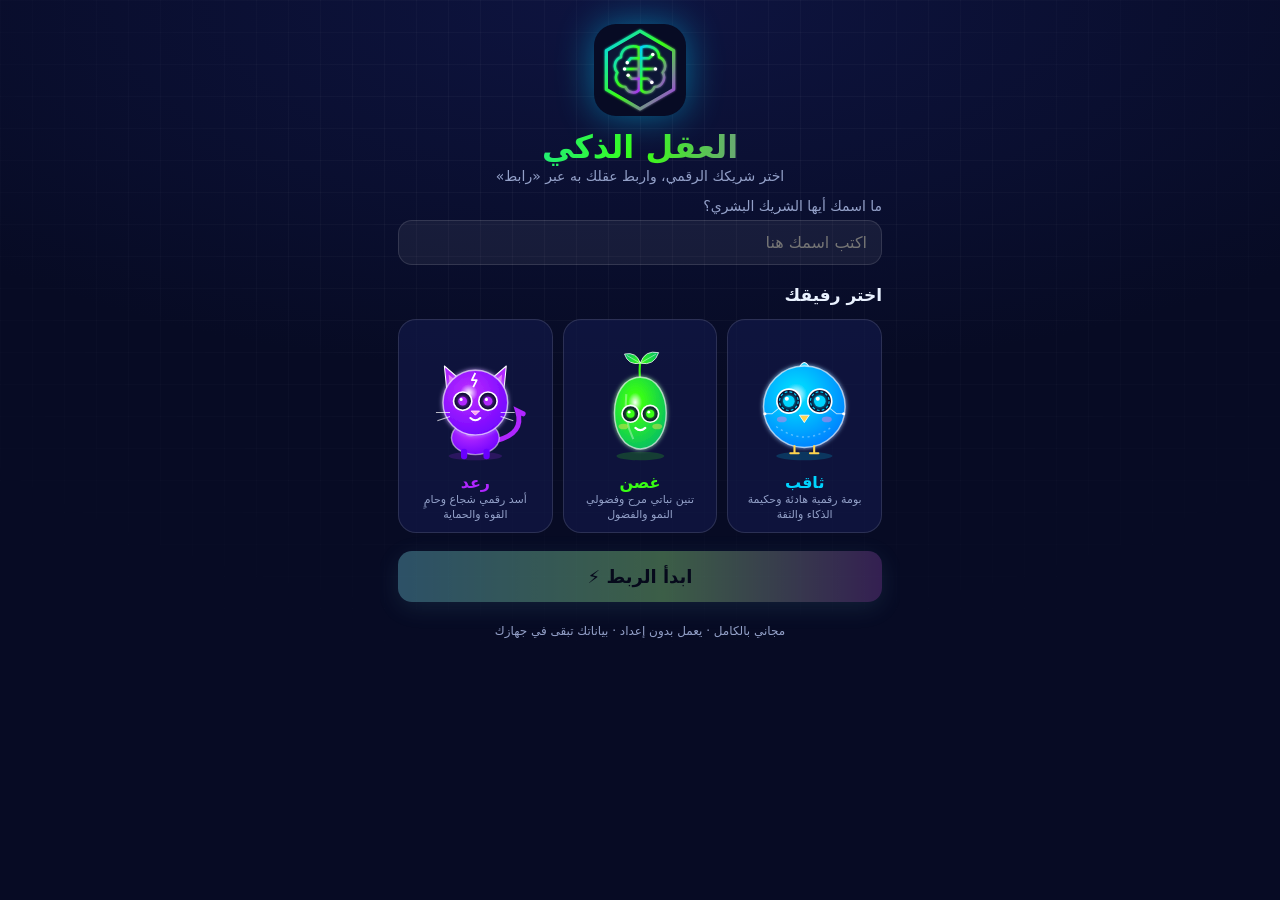
<file: index.html>
<!doctype html>
<html lang="ar" dir="rtl">
<head>
  <meta charset="utf-8">
  <meta name="viewport" content="width=device-width, initial-scale=1, viewport-fit=cover, interactive-widget=resizes-content">
  <meta name="theme-color" content="#070B24">
  <meta name="description" content="العقل الذكي — رفيقك الرقمي العربي الذكي">
  <meta name="apple-mobile-web-app-capable" content="yes">
  <meta name="apple-mobile-web-app-status-bar-style" content="black-translucent">
  <title>العقل الذكي</title>
  <link rel="manifest" href="manifest.webmanifest">
  <link rel="icon" href="icons/logo.svg" type="image/svg+xml">
  <link rel="apple-touch-icon" href="icons/icon-192.png">
  <link rel="stylesheet" href="css/style.css">
</head>
<body>
  <div class="bg-grid" aria-hidden="true"></div>

  <!-- شاشة البداية -->
  <section id="onboard" class="screen">
    <header class="brand">
      <img src="icons/logo.svg" alt="" class="logo">
      <h1>العقل الذكي</h1>
      <p class="tag">اختر شريكك الرقمي، واربط عقلك به عبر «رابط»</p>
    </header>
    <label class="field">
      <span>ما اسمك أيها الشريك البشري؟</span>
      <input id="nameInput" type="text" maxlength="24" placeholder="اكتب اسمك هنا" autocomplete="given-name">
    </label>
    <h2 class="sub">اختر رفيقك</h2>
    <div id="cards" class="cards"></div>
    <button id="startBtn" class="btn primary" disabled>ابدأ الربط ⚡</button>
    <p class="fine">مجاني بالكامل · يعمل بدون إعداد · بياناتك تبقى في جهازك</p>
  </section>

  <!-- شاشة المحادثة -->
  <section id="chat" class="screen hidden">
    <div class="topbar">
      <button id="settingsBtn" class="icon-btn" aria-label="الإعدادات">⚙️</button>
      <div class="title"><img src="icons/logo.svg" alt="" class="mini-logo"><span>العقل الذكي</span></div>
      <button id="voiceToggle" class="icon-btn" aria-label="تشغيل/إيقاف الصوت">🔊</button>
    </div>

    <!-- جهاز «رابط» -->
    <div class="rabit" id="rabit">
      <div class="strap"></div>
      <div class="hud-side right">
        <div class="hud-label">الرابطة</div>
        <div class="hud-val" id="bondVal">0</div>
        <div class="hud-label small" id="streakVal">🔥 1</div>
      </div>
      <div class="hex-wrap">
        <svg class="hex-frame" viewBox="0 0 220 240" aria-hidden="true">
          <polygon class="hex-bg" points="110,6 212,64 212,176 110,234 8,176 8,64"/>
          <polygon class="hex-track" points="110,6 212,64 212,176 110,234 8,176 8,64" pathLength="100"/>
          <polygon class="hex-prog" id="hexProg" points="110,6 212,64 212,176 110,234 8,176 8,64" pathLength="100"/>
        </svg>
        <div id="avatarHost" class="avatar-host" title="اضغط لتلاعبني"></div>
        <div class="evo-flash" id="evoFlash"></div>
      </div>
      <div class="hud-side left">
        <div class="hud-label">التطور</div>
        <div class="hud-val" id="evoVal">0%</div>
        <div class="evo-bar"><i id="evoBar"></i></div>
      </div>
      <div class="hud-name"><span id="stageName">—</span> <em id="moodTxt">هادئ</em></div>
    </div>

    <div id="messages" class="messages" aria-live="polite"></div>

    <form id="composer" class="composer" autocomplete="off">
      <button type="button" id="micBtn" class="icon-btn mic" aria-label="تحدث">🎤</button>
      <input id="msgInput" type="text" placeholder="اكتب رسالتك…" enterkeyhint="send">
      <button type="submit" id="sendBtn" class="icon-btn send" aria-label="إرسال">➤</button>
    </form>
  </section>

  <!-- الإعدادات -->
  <section id="settings" class="sheet hidden" role="dialog" aria-label="الإعدادات">
    <div class="sheet-inner">
      <div class="sheet-head"><h2>الإعدادات</h2><button id="closeSettings" class="icon-btn" aria-label="إغلاق">✕</button></div>

      <div class="group">
        <h3>الشريك</h3>
        <label class="field"><span>اسمك</span><input id="setName" type="text" maxlength="24"></label>
        <div id="setCards" class="cards mini"></div>
      </div>

      <div class="group">
        <h3>الصوت</h3>
        <label class="switch"><input type="checkbox" id="setVoice"><span>قراءة الردود بصوت الشخصية</span></label>
        <p class="hint" id="voiceInfo"></p>
        <button class="btn" id="testVoice" type="button">🔈 تجربة الصوت</button>
      </div>

      <div class="group">
        <h3>الذكاء الاصطناعي</h3>
        <p class="hint">يعمل التطبيق مجاناً بدماغ تجريبي بدون إنترنت. لإجابات أذكى، أضف مفتاح Google Gemini المجاني الخاص بك (يُحفظ في جهازك فقط).</p>
        <label class="field"><span>مفتاح Gemini API</span><input id="setKey" type="password" placeholder="AIza…" autocomplete="off"></label>
        <label class="field"><span>النموذج</span><select id="setModel"></select></label>
        <p class="hint">احصل على مفتاح مجاني من <a href="https://aistudio.google.com/apikey" target="_blank" rel="noopener">Google AI Studio</a>.</p>
        <button class="btn" id="testKey" type="button">اختبار المفتاح</button>
        <p class="hint" id="keyStatus"></p>
      </div>

      <div class="group">
        <h3>التطور</h3>
        <p class="hint" id="evoInfo"></p>
        <button class="btn" id="testEvo" type="button">🧬 اختبار التطور</button>
        <button class="btn" id="addPts" type="button">+10 نقاط رابطة</button>
      </div>

      <div class="group">
        <button class="btn danger" id="resetAll" type="button">إعادة ضبط كل شيء</button>
        <p class="fine">العقل الذكي · نسخة MVP 0.1 · شخصيات أصلية</p>
      </div>
    </div>
  </section>

  <div id="toast" class="toast hidden"></div>

  <script src="js/characters.js"></script>
  <script src="js/avatar.js"></script>
  <script src="js/evolution.js"></script>
  <script src="js/voice.js"></script>
  <script src="js/ai.js"></script>
  <script src="js/app.js"></script>
</body>
</html>
</file>
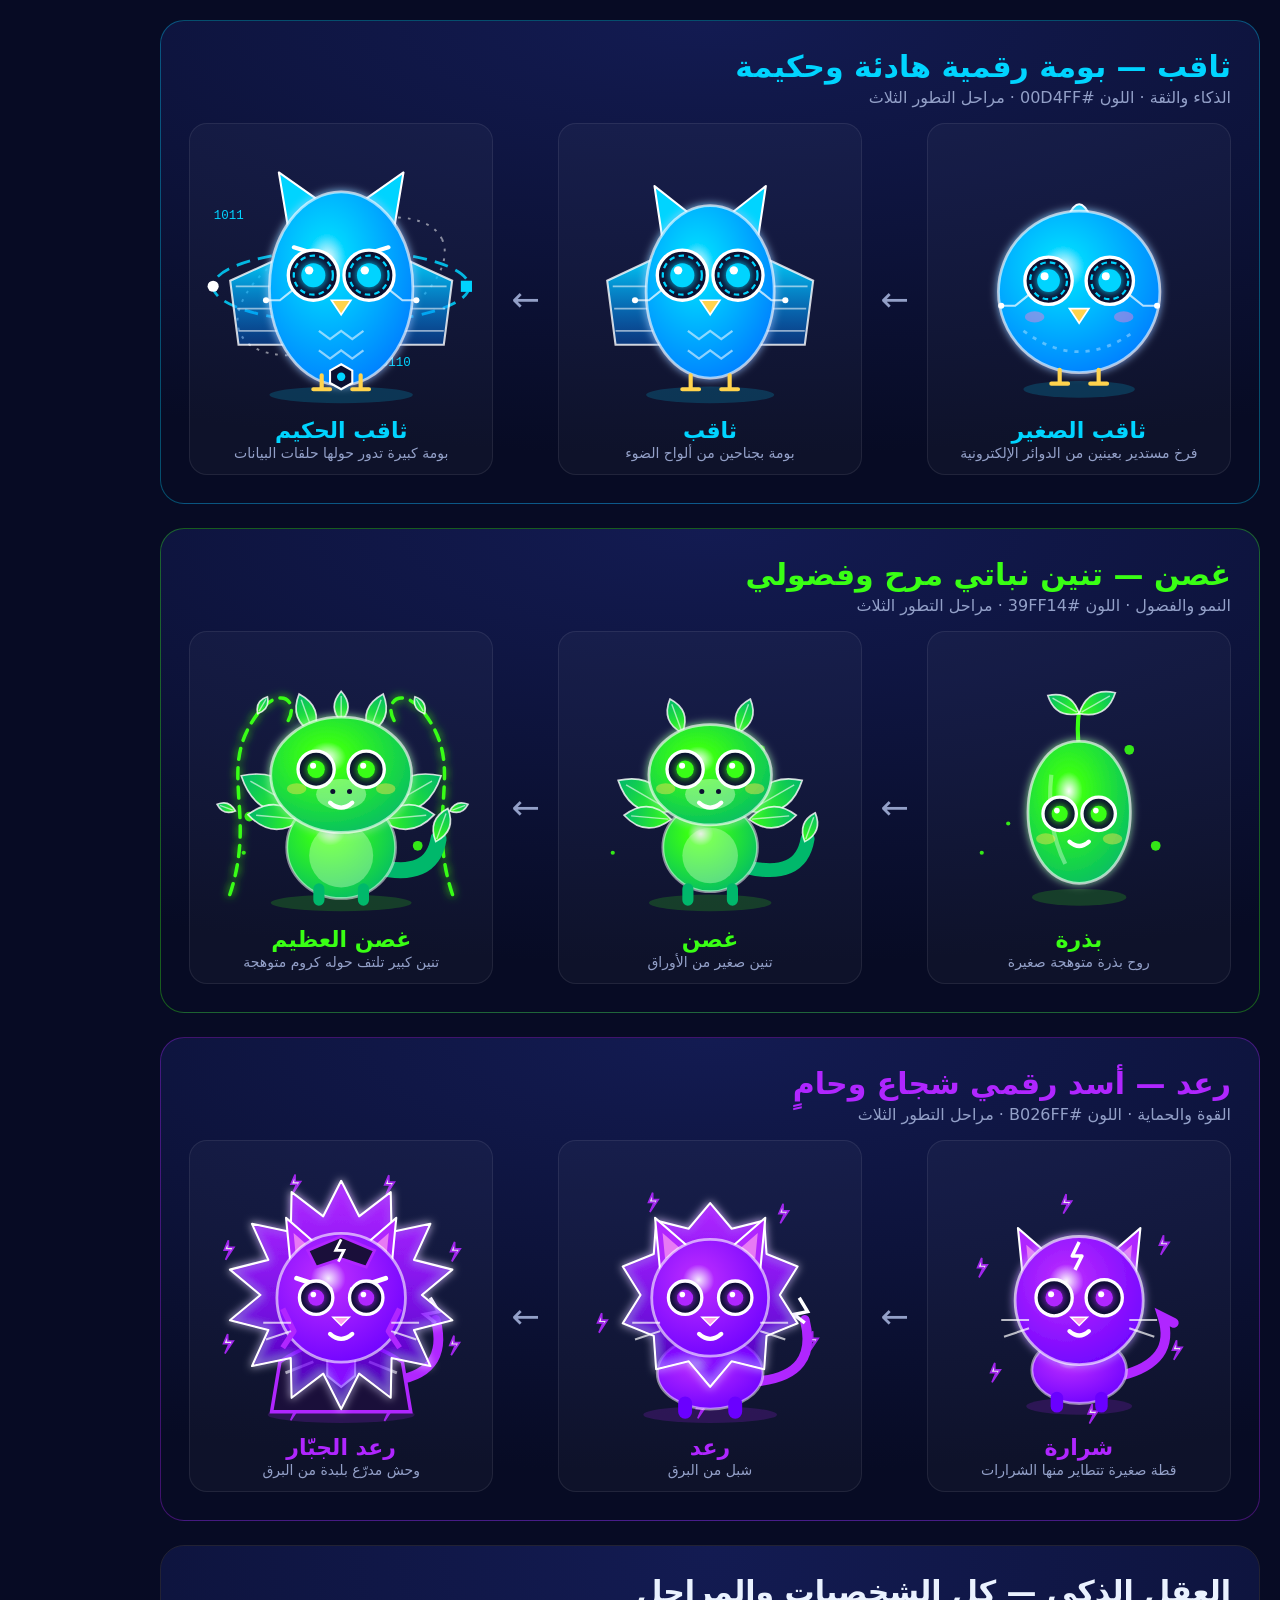
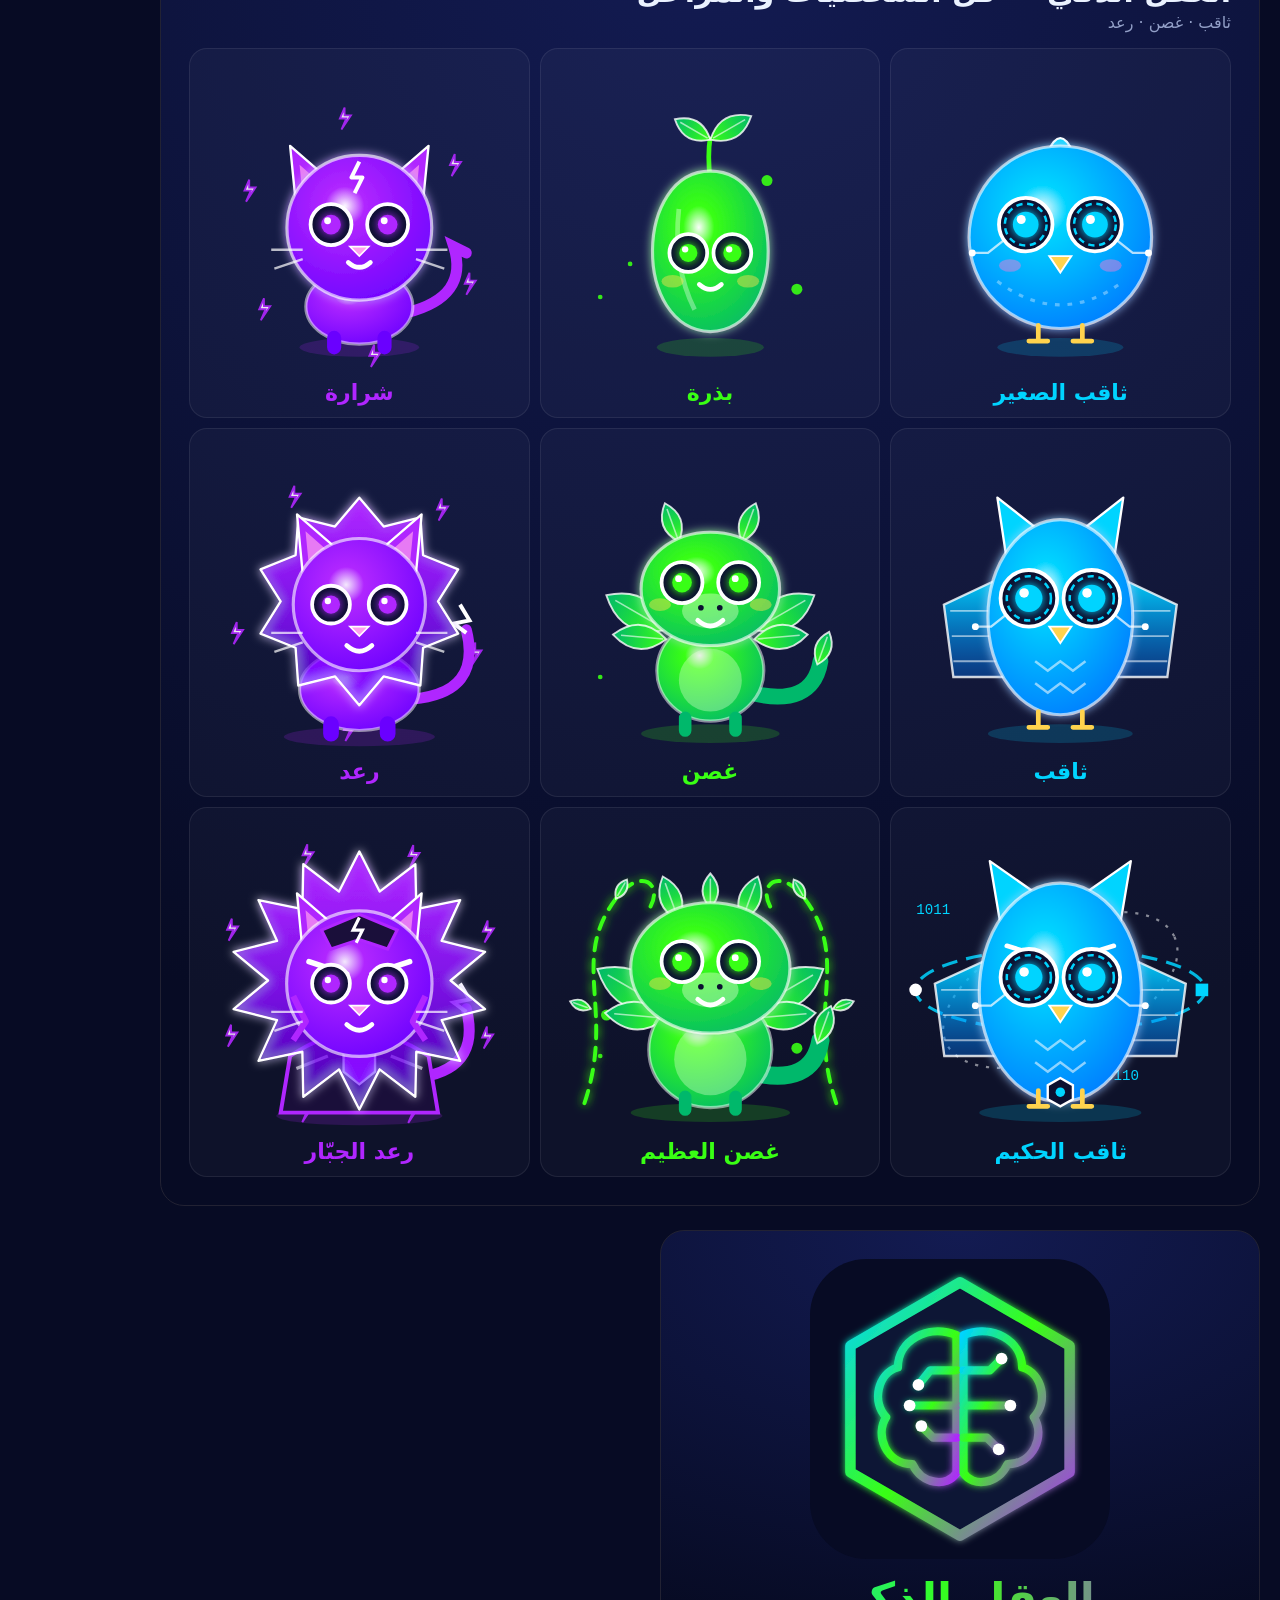
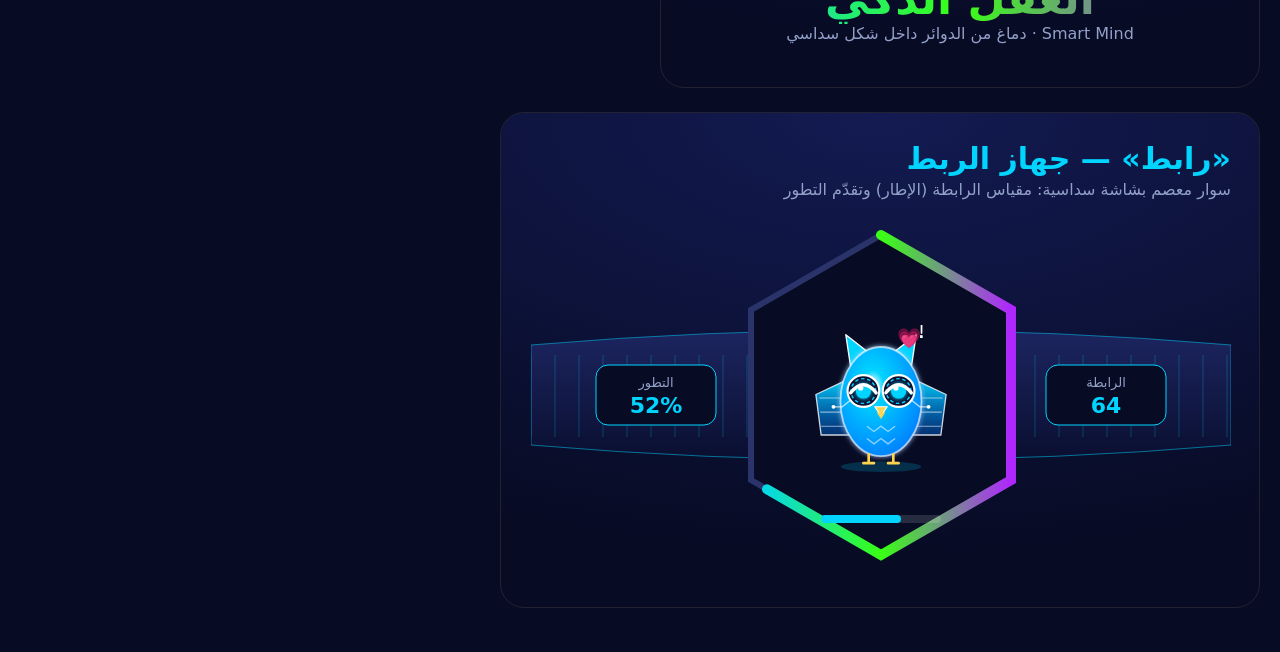
<file: tools/sheet.html>
<!doctype html><html lang="ar" dir="rtl"><head><meta charset="utf-8"><link rel="stylesheet" href="../css/style.css">
<style>html,body{height:auto!important;overflow:visible!important}body{padding:20px;background:#070B24}.sheet2{width:1100px;padding:28px;border-radius:24px;background:radial-gradient(120% 90% at 50% 0%,#131b52,#070B24);border:1px solid #223;margin-bottom:24px}
.sheet2 h2{margin:0 0 4px;font-size:30px}.sheet2 p{margin:0 0 16px;color:#93A0C8}.row{display:flex;gap:18px;align-items:flex-end}.st{flex:1;text-align:center;background:rgba(255,255,255,.03);border:1px solid rgba(255,255,255,.08);border-radius:18px;padding:12px}
.st svg{width:100%;height:auto}.st b{font-size:22px;display:block}.st small{color:#93A0C8;font-size:14px}.arrow{font-size:34px;color:#93A0C8;align-self:center}
.all{display:grid;grid-template-columns:repeat(3,1fr);gap:10px}.all .st svg{width:100%}#logo{width:600px;text-align:center}#logo img{width:300px}#logo h1{font-size:44px;margin:10px 0 0;background:linear-gradient(90deg,#00D4FF,#39FF14,#B026FF);-webkit-background-clip:text;color:transparent}
#device{width:760px}</style></head><body>
<div id="out"></div>
<script src="../js/characters.js"></script><script src="../js/avatar.js"></script>
<script>
const out=document.getElementById('out');let h='';
for(const id of SM.ORDER){const c=SM.CHARACTERS[id];
h+=`<div class="sheet2" id="sheet-${id}" style="border-color:${c.color}55"><h2 style="color:${c.color}">${c.stages[1]} — ${c.kind}</h2><p>${c.trait} · اللون ${c.color} · مراحل التطور الثلاث</p><div class="row">`;
c.stages.forEach((s,i)=>{h+=(i?'<div class="arrow">←</div>':'')+`<div class="st">${SM.avatarSVG(id,i,{static:true})}<b style="color:${c.color}">${s}</b><small>${c.stageDesc[i]}</small></div>`});h+='</div></div>';}
h+=`<div class="sheet2" id="sheet-all"><h2>العقل الذكي — كل الشخصيات والمراحل</h2><p>ثاقب · غصن · رعد</p><div class="all">`;
for(let s=0;s<3;s++)for(const id of SM.ORDER){const c=SM.CHARACTERS[id];h+=`<div class="st">${SM.avatarSVG(id,s,{static:true})}<b style="color:${c.color}">${c.stages[s]}</b></div>`}
h+='</div></div>';
h+=`<div class="sheet2" id="logo"><img src="../icons/logo.svg"><h1>العقل الذكي</h1><p>Smart Mind · دماغ من الدوائر داخل شكل سداسي</p></div>`;
out.innerHTML=h;
</script>
<div class="sheet2" id="device"><h2 style="color:#00D4FF">«رابط» — جهاز الربط</h2><p>سوار معصم بشاشة سداسية: مقياس الرابطة (الإطار) وتقدّم التطور</p>
<svg viewBox="0 0 700 360" width="700">
<defs><linearGradient id="st" x1="0" x2="0" y1="0" y2="1"><stop offset="0" stop-color="#1c2560"/><stop offset="1" stop-color="#0a0f30"/></linearGradient>
<linearGradient id="lgd" x1="0" x2="1"><stop offset="0" stop-color="#00D4FF"/><stop offset=".5" stop-color="#39FF14"/><stop offset="1" stop-color="#B026FF"/></linearGradient></defs>
<path d="M0 130 Q350 100 700 130 V230 Q350 260 0 230Z" fill="url(#st)" stroke="#00D4FF" stroke-opacity=".5"/>
<g stroke="#00D4FF" stroke-opacity=".25"><line x1="0" y1="140" x2="0" y2="222"/><line x1="24" y1="140" x2="24" y2="222"/><line x1="48" y1="140" x2="48" y2="222"/><line x1="72" y1="140" x2="72" y2="222"/><line x1="96" y1="140" x2="96" y2="222"/><line x1="120" y1="140" x2="120" y2="222"/><line x1="144" y1="140" x2="144" y2="222"/><line x1="168" y1="140" x2="168" y2="222"/><line x1="192" y1="140" x2="192" y2="222"/><line x1="216" y1="140" x2="216" y2="222"/><line x1="240" y1="140" x2="240" y2="222"/><line x1="264" y1="140" x2="264" y2="222"/><line x1="288" y1="140" x2="288" y2="222"/><line x1="312" y1="140" x2="312" y2="222"/><line x1="336" y1="140" x2="336" y2="222"/><line x1="360" y1="140" x2="360" y2="222"/><line x1="384" y1="140" x2="384" y2="222"/><line x1="408" y1="140" x2="408" y2="222"/><line x1="432" y1="140" x2="432" y2="222"/><line x1="456" y1="140" x2="456" y2="222"/><line x1="480" y1="140" x2="480" y2="222"/><line x1="504" y1="140" x2="504" y2="222"/><line x1="528" y1="140" x2="528" y2="222"/><line x1="552" y1="140" x2="552" y2="222"/><line x1="576" y1="140" x2="576" y2="222"/><line x1="600" y1="140" x2="600" y2="222"/><line x1="624" y1="140" x2="624" y2="222"/><line x1="648" y1="140" x2="648" y2="222"/><line x1="672" y1="140" x2="672" y2="222"/><line x1="696" y1="140" x2="696" y2="222"/></g>
<polygon points="350,20 480,95 480,265 350,340 220,265 220,95" fill="#070B24" stroke="#2a336a" stroke-width="6"/>
<polygon points="350,20 480,95 480,265 350,340 220,265 220,95" fill="none" stroke="url(#lgd)" stroke-width="10" pathLength="100" stroke-dasharray="64 100" stroke-linecap="round"/>
<g transform="translate(262 88) scale(0.88)" id="devav"></g>
<rect x="290" y="300" width="120" height="8" rx="4" fill="#ffffff22"/><rect x="290" y="300" width="80" height="8" rx="4" fill="#00D4FF"/>
<rect x="515" y="150" width="120" height="60" rx="12" fill="#070B24" stroke="#00D4FF"/><text x="575" y="172" fill="#93A0C8" font-size="13" text-anchor="middle">الرابطة</text><text x="575" y="198" fill="#00D4FF" font-size="22" font-weight="800" text-anchor="middle">64</text>
<rect x="65" y="150" width="120" height="60" rx="12" fill="#070B24" stroke="#00D4FF"/><text x="125" y="172" fill="#93A0C8" font-size="13" text-anchor="middle">التطور</text><text x="125" y="198" fill="#00D4FF" font-size="22" font-weight="800" text-anchor="middle">52%</text>
</svg>
<script>document.getElementById('devav').innerHTML=SM.avatarSVG('thaqib',1,{static:true}).replace(/^<svg[^>]*>/,'').replace(/<\/svg>\s*$/,'')</script>
</div></body></html>
</file>
<file: css/style.css>
/* العقل الذكي — الأنماط */
:root {
  --bg: #070B24; --bg2: #0E1440; --panel: rgba(20, 28, 80, .55); --line: rgba(255,255,255,.12);
  --txt: #EAF2FF; --muted: #93A0C8;
  --accent: #00D4FF; --accent2: #0077FF; --glow: rgba(0,212,255,.5);
  --safe-b: env(safe-area-inset-bottom, 0px);
}
* { box-sizing: border-box; -webkit-tap-highlight-color: transparent; }
html, body { margin: 0; height: 100%; }
body {
  font-family: "Noto Sans Arabic", "Tajawal", "Segoe UI", system-ui, sans-serif;
  background: radial-gradient(120% 70% at 50% 0%, var(--bg2), var(--bg) 60%); color: var(--txt);
  overflow: hidden; transition: --accent .4s;
}
.bg-grid { position: fixed; inset: 0; pointer-events: none; opacity: .35;
  background-image: linear-gradient(var(--line) 1px, transparent 1px), linear-gradient(90deg, var(--line) 1px, transparent 1px);
  background-size: 32px 32px; mask-image: radial-gradient(80% 60% at 50% 20%, #000, transparent); }
.hidden { display: none !important; }
.screen { position: relative; height: 100dvh; max-width: 520px; margin: 0 auto; display: flex; flex-direction: column; }
button, input, select { font: inherit; color: inherit; }
a { color: var(--accent); }

/* ===== Onboarding ===== */
#onboard { overflow-y: auto; padding: 24px 18px calc(24px + var(--safe-b)); gap: 14px; }
.brand { text-align: center; }
.logo { width: 92px; height: 92px; border-radius: 22px; filter: drop-shadow(0 0 18px rgba(0,212,255,.45)); animation: float 4s ease-in-out infinite; }
.brand h1 { margin: 8px 0 2px; font-size: 32px; background: linear-gradient(90deg, #00D4FF, #39FF14, #B026FF); -webkit-background-clip: text; background-clip: text; color: transparent; }
.tag { margin: 0; color: var(--muted); font-size: 14px; }
.sub { margin: 6px 0 0; font-size: 17px; }
.field { display: flex; flex-direction: column; gap: 6px; font-size: 14px; color: var(--muted); }
.field input, .field select { background: rgba(255,255,255,.06); border: 1px solid var(--line); border-radius: 14px; padding: 12px 14px; color: var(--txt); font-size: 16px; outline: none; }
.field input:focus, .field select:focus { border-color: var(--accent); box-shadow: 0 0 0 3px var(--glow); }
.field select option { background: var(--bg2); }
.cards { display: grid; grid-template-columns: repeat(3, 1fr); gap: 10px; }
.card { position: relative; border: 1.5px solid var(--line); border-radius: 18px; background: var(--panel); padding: 8px 6px 10px; text-align: center; cursor: pointer; transition: transform .2s, border-color .2s, box-shadow .2s; }
.card .sm-avatar { width: 100%; height: auto; aspect-ratio: 1; }
.card b { display: block; font-size: 16px; }
.card small { display: block; color: var(--muted); font-size: 11px; line-height: 1.4; }
.card.sel { border-color: var(--c); box-shadow: 0 0 18px var(--cg), inset 0 0 22px var(--cg); transform: translateY(-3px); }
.card.sel::after { content: "✓"; position: absolute; top: 6px; left: 8px; width: 22px; height: 22px; border-radius: 50%; background: var(--c); color: #000; font-weight: 700; font-size: 13px; line-height: 22px; }
.cards.mini .card { padding: 4px; } .cards.mini small { display: none; }
.btn { border: 1px solid var(--line); background: rgba(255,255,255,.07); border-radius: 14px; padding: 12px 16px; cursor: pointer; font-size: 15px; transition: .2s; margin: 4px 0; }
.btn:active { transform: scale(.97); }
.btn.primary { background: linear-gradient(90deg, #00D4FF, #39FF14 55%, #B026FF); color: #04081c; font-weight: 800; font-size: 18px; border: 0; padding: 15px; box-shadow: 0 6px 24px rgba(0,212,255,.3); }
.btn.primary:disabled { opacity: .4; filter: grayscale(.6); }
.btn.danger { border-color: #ff4d6d66; color: #ff8fa3; }
.fine { text-align: center; color: var(--muted); font-size: 12px; margin: 4px 0; }

/* ===== Chat ===== */
.topbar { display: flex; align-items: center; justify-content: space-between; padding: 10px 12px 0; }
.topbar .title { display: flex; align-items: center; gap: 8px; font-weight: 700; }
.mini-logo { width: 26px; height: 26px; border-radius: 7px; }
.icon-btn { width: 42px; height: 42px; border-radius: 50%; border: 1px solid var(--line); background: rgba(255,255,255,.06); cursor: pointer; font-size: 18px; display: grid; place-items: center; flex: none; }
.icon-btn:active { transform: scale(.92); }

.rabit { position: relative; display: grid; grid-template-columns: 1fr auto 1fr; align-items: center; padding: 4px 10px 26px; flex: none; }
.strap { position: absolute; left: 0; right: 0; top: 50%; height: 64px; transform: translateY(-62%);
  background: linear-gradient(180deg, #151c4a, #0b1030); border-block: 1px solid color-mix(in srgb, var(--accent) 45%, transparent);
  box-shadow: 0 0 24px color-mix(in srgb, var(--accent) 25%, transparent) inset; z-index: 0; }
.strap::before { content: ""; position: absolute; inset: 10px 0; background: repeating-linear-gradient(90deg, transparent 0 18px, color-mix(in srgb, var(--accent) 22%, transparent) 18px 20px); opacity: .5; }
.hex-wrap { position: relative; width: min(58vw, 230px); aspect-ratio: 220/240; z-index: 1; }
.hex-frame { position: absolute; inset: 0; width: 100%; height: 100%; overflow: visible; }
.hex-bg { fill: #070B24; stroke: #2a336a; stroke-width: 3; }
.hex-track { fill: none; stroke: rgba(255,255,255,.08); stroke-width: 7; stroke-linejoin: round; }
.hex-prog { fill: none; stroke: var(--accent); stroke-width: 7; stroke-linejoin: round; stroke-linecap: round; stroke-dasharray: 0 100; transition: stroke-dasharray 1s ease; filter: drop-shadow(0 0 6px var(--accent)); }
.avatar-host { position: absolute; inset: 11% 8% 9%; display: grid; place-items: center; cursor: pointer; }
.avatar-host .sm-avatar { width: 100%; height: 100%; overflow: visible; }
.hud-side { position: relative; z-index: 1; text-align: center; background: rgba(7,11,36,.85); border: 1px solid color-mix(in srgb, var(--accent) 50%, transparent); border-radius: 12px; padding: 6px 4px; margin: 0 6px; font-variant-numeric: tabular-nums; box-shadow: 0 0 12px color-mix(in srgb, var(--accent) 25%, transparent); }
.hud-label { font-size: 11px; color: var(--muted); } .hud-label.small { font-size: 11px; margin-top: 2px; }
.hud-val { font-size: 20px; font-weight: 800; color: var(--accent); text-shadow: 0 0 10px var(--glow); font-family: ui-monospace, monospace; }
.evo-bar { height: 6px; border-radius: 3px; background: rgba(255,255,255,.1); margin: 4px 6px 0; overflow: hidden; }
.evo-bar i { display: block; height: 100%; width: 0; background: var(--accent); box-shadow: 0 0 8px var(--accent); transition: width 1s; }
.hud-name { position: absolute; bottom: 0; left: 0; right: 0; text-align: center; font-weight: 800; font-size: 17px; z-index: 1; }
.hud-name em { font-style: normal; font-weight: 400; font-size: 12px; color: var(--muted); border: 1px solid var(--line); border-radius: 10px; padding: 1px 8px; margin-inline-start: 4px; }
.evo-flash { position: absolute; inset: -30%; border-radius: 50%; pointer-events: none; opacity: 0; background: radial-gradient(circle, #fff 0%, var(--accent) 30%, transparent 65%); }
.evolving .evo-flash { animation: evoflash 2.6s ease-in-out; }
.evolving .avatar-host { animation: evoshake 2.6s ease-in-out; }

.messages { flex: 1; overflow-y: auto; padding: 8px 12px; display: flex; flex-direction: column; gap: 8px; scroll-behavior: smooth; }
.msg { max-width: 84%; padding: 10px 14px; border-radius: 18px; line-height: 1.7; font-size: 15.5px; white-space: pre-wrap; word-wrap: break-word; animation: pop .25s ease-out; }
.msg.bot { align-self: flex-start; background: color-mix(in srgb, var(--accent) 14%, #0f1640); border: 1px solid color-mix(in srgb, var(--accent) 40%, transparent); border-start-start-radius: 4px; }
.msg.user { align-self: flex-end; background: rgba(255,255,255,.1); border: 1px solid var(--line); border-start-end-radius: 4px; }
.msg.sys { align-self: center; font-size: 12.5px; color: var(--muted); background: rgba(255,255,255,.04); border-radius: 12px; padding: 5px 12px; text-align: center; }
.msg .src { display: block; font-size: 10px; color: var(--muted); margin-top: 2px; }
.typing { display: inline-flex; gap: 4px; } .typing i { width: 7px; height: 7px; border-radius: 50%; background: var(--accent); animation: dot 1s infinite; }
.typing i:nth-child(2) { animation-delay: .15s; } .typing i:nth-child(3) { animation-delay: .3s; }

.composer { display: flex; gap: 8px; padding: 8px 10px calc(10px + var(--safe-b)); border-top: 1px solid var(--line); background: rgba(7,11,36,.8); backdrop-filter: blur(8px); }
.composer input { flex: 1; min-width: 0; background: rgba(255,255,255,.07); border: 1px solid var(--line); border-radius: 22px; padding: 10px 16px; font-size: 16px; outline: none; }
.composer input:focus { border-color: var(--accent); }
.send { background: var(--accent); color: #04081c; border: 0; font-weight: 900; transform: scaleX(-1); }
.send:active { transform: scaleX(-1) scale(.92); }
.mic.rec { background: #ff3b5c; animation: pulse 1s infinite; border-color: #ff3b5c; }

/* ===== Settings sheet ===== */
.sheet { position: fixed; inset: 0; background: rgba(0,0,0,.55); z-index: 20; display: flex; align-items: flex-end; justify-content: center; }
.sheet-inner { width: 100%; max-width: 520px; max-height: 92dvh; overflow-y: auto; background: #0b1133; border-top: 2px solid var(--accent); border-radius: 22px 22px 0 0; padding: 16px 16px calc(20px + var(--safe-b)); animation: up .3s ease-out; }
.sheet-head { display: flex; justify-content: space-between; align-items: center; }
.sheet-head h2 { margin: 0; }
.group { border: 1px solid var(--line); border-radius: 16px; padding: 12px; margin-top: 12px; display: flex; flex-direction: column; gap: 6px; }
.group h3 { margin: 0; font-size: 15px; color: var(--accent); }
.hint { margin: 0; font-size: 12.5px; color: var(--muted); line-height: 1.6; }
.switch { display: flex; gap: 10px; align-items: center; font-size: 15px; } .switch input { width: 22px; height: 22px; accent-color: var(--accent); }
.toast { position: fixed; bottom: 90px; left: 50%; transform: translateX(-50%); background: #111a4d; border: 1px solid var(--accent); padding: 10px 18px; border-radius: 14px; z-index: 40; font-size: 14px; box-shadow: 0 0 20px var(--glow); max-width: 90vw; text-align: center; }

/* ===== Avatar animations ===== */
.sm-avatar .sm-body { transform-origin: 100px 180px; animation: float 3.4s ease-in-out infinite; transform-box: view-box; }
.sm-avatar .sm-shadow { transform-origin: 100px 186px; animation: shadow 3.4s ease-in-out infinite; transform-box: view-box; }
.sm-avatar .sm-eye { animation: blink 4.6s infinite; transform-box: view-box; }
.sm-avatar .eh, .sm-avatar .mt, .sm-avatar .msad, .sm-avatar .sm-fx text { display: none; }
.sm-avatar .sm-spin { animation: spin 6s linear infinite; transform-box: view-box; }
.sm-avatar .sm-orbit { animation: spin 14s linear infinite; transform-box: view-box; }
.sm-avatar .sm-orbit2 { animation: spin 22s linear infinite reverse; transform-box: view-box; }
.sm-avatar .sm-wing { transform-box: view-box; animation: flap 3.4s ease-in-out infinite; }
.sm-avatar .sm-wingr { animation-name: flapr; }
.sm-avatar .sm-tail { transform-box: view-box; animation: wag 2.2s ease-in-out infinite; }
.sm-avatar .sm-spark { animation: spark 1.8s ease-in-out infinite; opacity: 0; }
.sm-avatar .sm-mote { animation: mote 4s ease-in-out infinite; opacity: 0; }
.sm-avatar .sm-vines path { stroke-dasharray: 8 6; animation: vine 3s linear infinite; }
.sm-avatar .sm-mane { transform-box: view-box; animation: mane 2.4s ease-in-out infinite; }
.sm-avatar .sm-pulse { animation: glowp 1.6s ease-in-out infinite; }
.sm-avatar .sm-sprout { transform-box: view-box; animation: wag 2.6s ease-in-out infinite; }
.sm-avatar .pupil { transition: transform .3s; transform-box: view-box; }
.sm-avatar.static * { animation: none !important; }
.sm-avatar.static .sm-spark, .sm-avatar.static .sm-mote { opacity: .9; }

/* حالات: كتابة، تفكير، كلام، مشاعر */
.sm-avatar.typing-watch .pupil { transform: translate(-2px, 3px); }
.sm-avatar.typing-watch .sm-body { animation-duration: 1.6s; }
.sm-avatar.thinking .pupil { transform: translate(3px, -4px); }
.sm-avatar.thinking .fx-think { display: block; animation: think 1.2s ease-in-out infinite; }
.sm-avatar.thinking .sm-body { animation: tilt 2s ease-in-out infinite; }
.sm-avatar.talking .ms { display: none; } .sm-avatar.talking .mt { display: block; }
.sm-avatar.talking .sm-mouth { animation: talk .22s ease-in-out infinite alternate; transform-box: view-box; }
.sm-avatar.talking .sm-beak .mt { display: block; }
.sm-avatar.mood-happy .eo, .sm-avatar.mood-love .eo, .sm-avatar.mood-excited .eo { display: none; }
.sm-avatar.mood-happy .eh, .sm-avatar.mood-love .eh, .sm-avatar.mood-excited .eh { display: block; }
.sm-avatar.mood-happy .sm-body, .sm-avatar.mood-excited .sm-body { animation: bounce .6s ease-in-out 3; }
.sm-avatar.mood-love .fx-love { display: block; animation: rise 1.6s ease-out infinite; }
.sm-avatar.mood-sad .ms { display: none; } .sm-avatar.mood-sad .msad { display: block; }
.sm-avatar.mood-sad .sm-body { animation: sad 3s ease-in-out infinite; }
.sm-avatar.mood-sad .pupil { transform: translate(0, 3px); }
.sm-avatar.mood-curious .sm-body { animation: tilt 2.4s ease-in-out infinite; }
.sm-avatar.mood-surprised .sm-eye { animation: none; transform: scale(1.18); }
.sm-avatar.mood-surprised .fx-zz { display: block; animation: think .6s ease-in-out 3; }
.sm-avatar.mood-surprised .sm-body { animation: poke .5s ease-out; }

@keyframes float { 0%,100% { transform: translateY(0); } 50% { transform: translateY(-7px); } }
@keyframes shadow { 0%,100% { transform: scaleX(1); opacity: .18; } 50% { transform: scaleX(.8); opacity: .1; } }
@keyframes blink { 0%, 92%, 100% { transform: scaleY(1); } 95% { transform: scaleY(.08); } }
@keyframes spin { to { transform: rotate(360deg); } }
@keyframes flap { 0%,100% { transform: rotate(0); } 50% { transform: rotate(7deg); } }
@keyframes flapr { 0%,100% { transform: rotate(0); } 50% { transform: rotate(-7deg); } }
@keyframes wag { 0%,100% { transform: rotate(-6deg); } 50% { transform: rotate(8deg); } }
@keyframes spark { 0%,100% { opacity: 0; transform: scale(.6); } 40%,60% { opacity: 1; transform: scale(1); } }
@keyframes mote { 0% { opacity: 0; transform: translateY(0); } 30% { opacity: .9; } 100% { opacity: 0; transform: translateY(-40px); } }
@keyframes vine { to { stroke-dashoffset: -28; } }
@keyframes mane { 0%,100% { transform: scale(1); } 50% { transform: scale(1.05) rotate(3deg); } }
@keyframes glowp { 0%,100% { opacity: 1; } 50% { opacity: .4; } }
@keyframes think { 0%,100% { opacity: .3; transform: translateY(0); } 50% { opacity: 1; transform: translateY(-4px); } }
@keyframes tilt { 0%,100% { transform: rotate(-5deg); } 50% { transform: rotate(5deg) translateY(-4px); } }
@keyframes talk { from { transform: scaleY(.55); } to { transform: scaleY(1.15); } }
@keyframes bounce { 0%,100% { transform: translateY(0); } 40% { transform: translateY(-16px) scale(1.03, .97); } }
@keyframes sad { 0%,100% { transform: translateY(4px) rotate(-2deg); } 50% { transform: translateY(6px) rotate(2deg); } }
@keyframes rise { 0% { opacity: 0; transform: translateY(10px); } 30% { opacity: 1; } 100% { opacity: 0; transform: translateY(-24px); } }
@keyframes poke { 0% { transform: scale(1); } 30% { transform: scale(.88, 1.1) translateY(-10px); } 60% { transform: scale(1.06, .94); } 100% { transform: scale(1); } }
@keyframes evoflash { 0% { opacity: 0; transform: scale(.3); } 45% { opacity: 1; transform: scale(1); } 60% { opacity: 1; transform: scale(1.1); } 100% { opacity: 0; transform: scale(1.5); } }
@keyframes evoshake { 0%,100% { transform: none; filter: none; } 20% { transform: translateX(-4px); filter: brightness(2); } 30% { transform: translateX(4px) scale(.9); } 40% { transform: scale(.4); filter: brightness(6) blur(2px); } 55% { transform: scale(1.25); filter: brightness(4); } 75% { transform: scale(1); filter: brightness(1.4); } }
@keyframes pop { from { opacity: 0; transform: translateY(8px) scale(.96); } to { opacity: 1; transform: none; } }
@keyframes dot { 0%,100% { opacity: .3; transform: translateY(0); } 50% { opacity: 1; transform: translateY(-4px); } }
@keyframes pulse { 0%,100% { box-shadow: 0 0 0 0 rgba(255,59,92,.6); } 50% { box-shadow: 0 0 0 10px rgba(255,59,92,0); } }
@keyframes up { from { transform: translateY(40px); opacity: 0; } to { transform: none; opacity: 1; } }
@media (prefers-reduced-motion: reduce) { .sm-avatar * { animation-duration: 0s !important; } }
@media (min-height: 780px) { .hex-wrap { width: min(60vw, 250px); } }
</file>
